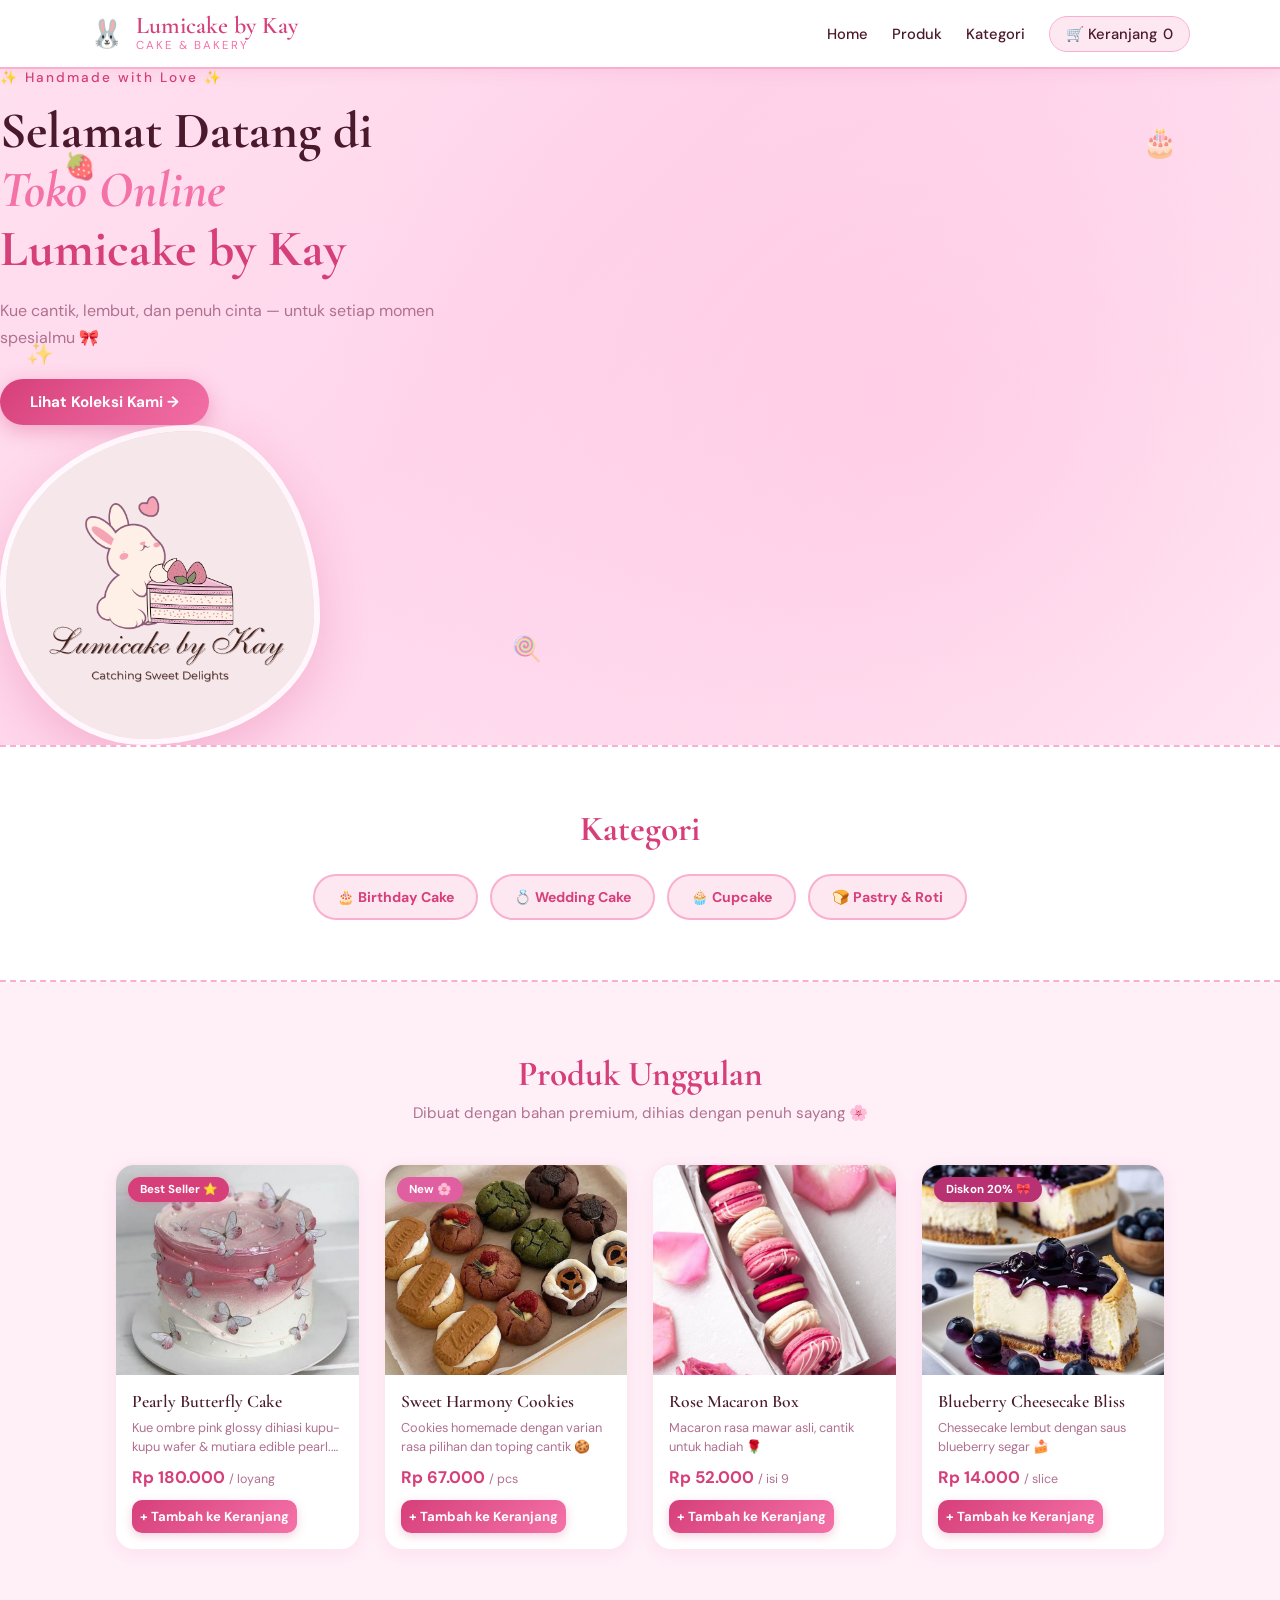
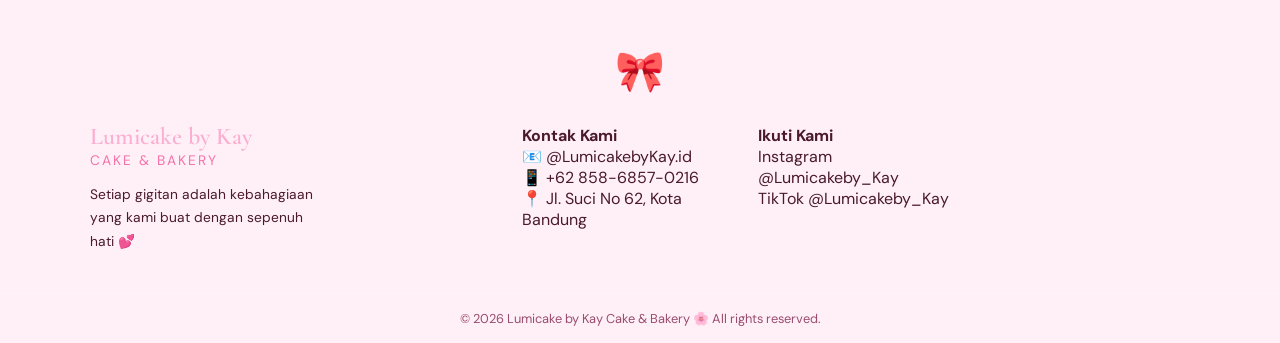
<file: index (2).html>
<!DOCTYPE html>
<html lang="id">
<head>
  <meta charset="UTF-8" />
  <meta name="viewport" content="width=device-width, initial-scale=1.0" />
  <title>Lumicake by Kay — Cake & Bakery</title>
  <link rel="stylesheet" href="style.css" />
  <link href="https://fonts.googleapis.com/css2?family=Cormorant+Garamond:ital,wght@0,400;0,600;1,400&family=DM+Sans:wght@300;400;500;700&display=swap" rel="stylesheet" />
</head>
<body>

  <header id="header">
    <div class="container header-inner">
      <div class="logo">
        <span class="logo-icon">🐰</span>
        <div>
          <span class="logo-text">Lumicake by Kay</span>
          <span class="logo-tagline">Cake & Bakery</span>
        </div>
      </div>
      <nav>
        <ul class="nav-list">
          <li><a href="#home">Home</a></li>
          <li><a href="#produk">Produk</a></li>
          <li><a href="#kategori">Kategori</a></li>
          <li><a href="#keranjang" class="nav-cart">🛒 Keranjang <span id="cart-count">0</span></a></li>
        </ul>
      </nav>
    </div>
  </header>

  <main>

    <section id="home" class="hero">
      <div class="hero-deco deco-1">🍓</div>
      <div class="hero-deco deco-2">🌸</div>
      <div class="hero-deco deco-3">🎂</div>
      <div class="hero-deco deco-4">🍭</div>
      <div class="hero-deco deco-5">✨</div>
      <div class="hero-content">
        <p class="hero-sub">✨ Handmade with Love ✨</p>
        <h1>Selamat Datang di<br /><em>Toko Online</em><br /><span>Lumicake by Kay</span></h1>
        <p class="hero-desc">Kue cantik, lembut, dan penuh cinta — untuk setiap momen spesialmu 🎀</p>
        <a href="#produk" class="btn-hero">Lihat Koleksi Kami →</a>
      </div>
      <div class="hero-img-wrap">
        <div class="hero-img-blob">
          <img src="lumicake.png" alt="Kue cantik dari Amethyst Kay" />
        </div>
      </div>
    </section>

    <section id="kategori" class="kategori-section">
      <div class="container">
        <h2 class="section-title">Kategori</h2>
        <div class="kategori-grid">
          <div class="kategori-card">🎂 Birthday Cake</div>
          <div class="kategori-card">💍 Wedding Cake</div>
          <div class="kategori-card">🧁 Cupcake</div>
          <div class="kategori-card">🍞 Pastry & Roti</div>
        </div>
      </div>
    </section>

    <section id="produk" class="produk-section">
      <div class="container">
        <h2 class="section-title">Produk Unggulan</h2>
        <p class="section-sub">Dibuat dengan bahan premium, dihias dengan penuh sayang 🌸</p>
        <div class="produk-grid">

          <article class="produk-card">
            <div class="produk-img">
              <img src="pearly butterfly.webp" alt="dream Cake lapis pink dengan hiasan kupu kupu" />
              <span class="badge">Best Seller ⭐</span>
            </div>
            <div class="produk-info">
              <h3>Pearly Butterfly Cake</h3>
              <p class="produk-desc">Kue ombre pink glossy dihiasi kupu-kupu wafer & mutiara edible pearl. Cantik, elegan, dan cocok untuk momen spesialmu 🦋</p>
              <p class="produk-harga">Rp 180.000 <span>/ loyang</span></p>
              <button class="btn-cart" onclick="tambahKeranjang(this)">+ Tambah ke Keranjang</button>
            </div>
          </article>

          <article class="produk-card">
            <div class="produk-img">
              <img src="sweet harmony cookies.webp" alt="sweet cookies" />
              <span class="badge new">New 🌸</span>
            </div>
            <div class="produk-info">
              <h3>Sweet Harmony Cookies</h3>
              <p class="produk-desc">Cookies homemade dengan varian rasa pilihan dan toping cantik 🍪</p>
              <p class="produk-harga">Rp 67.000 <span>/ pcs</span></p>
              <button class="btn-cart" onclick="tambahKeranjang(this)">+ Tambah ke Keranjang</button>
            </div>
          </article>

          <article class="produk-card">
            <div class="produk-img">
              <img src="rose macaron box.jpg" alt="Rose Macaron cantik berwarna pink pastel" />
            </div>
            <div class="produk-info">
              <h3>Rose Macaron Box</h3>
              <p class="produk-desc">Macaron rasa mawar asli, cantik untuk hadiah 🌹</p>
              <p class="produk-harga">Rp 52.000 <span>/ isi 9</span></p>
              <button class="btn-cart" onclick="tambahKeranjang(this)">+ Tambah ke Keranjang</button>
            </div>
          </article>

          <article class="produk-card">
            <div class="produk-img">
              <img src="blueberry cheesecake.jpg" alt="Sakura Chiffon Cake lembut berwarna pink muda" />
              <span class="badge sale">Diskon 20% 🎀</span>
            </div>
            <div class="produk-info">
              <h3>Blueberry Cheesecake Bliss</h3>
              <p class="produk-desc">Chessecake lembut dengan saus blueberry segar 🍰</p>
              <p class="produk-harga">Rp 14.000 <span>/ slice</span></p>
              <button class="btn-cart" onclick="tambahKeranjang(this)">+ Tambah ke Keranjang</button>
            </div>
          </article>

        </div>
      </div>
    </section>

    <div id="notif" class="notif hidden">🎀 Produk ditambahkan ke keranjang!</div>

  </main>

  <footer id="keranjang">
    <div class="footer-top"><div class="footer-bow">🎀</div></div>
    <div class="container footer-inner">
      <div class="footer-brand">
        <span class="logo-text">Lumicake by Kay</span>
        <p class="logo-tagline" style="margin-bottom:10px">Cake & Bakery</p>
        <p>Setiap gigitan adalah kebahagiaan yang kami buat dengan sepenuh hati 💕</p>
      </div>
      <div class="footer-kontak">
        <h4>Kontak Kami</h4>
        <p>📧 @LumicakebyKay.id</p>
        <p>📱 +62 858-6857-0216</p>
        <p>📍 Jl. Suci No 62, Kota Bandung</p>
      </div>
      <div class="footer-sosmed">
        <h4>Ikuti Kami</h4>
        <p><a href="#">Instagram @Lumicakeby_Kay</a></p>
        <p><a href="#">TikTok @Lumicakeby_Kay
      </div>
    </div>
    <div class="footer-copy">&copy; 2026 Lumicake by Kay Cake & Bakery 🌸 All rights reserved.</div>
  </footer>

  <script>
    let cartCount = 0;
    function tambahKeranjang(btn) {
      cartCount++;
      document.getElementById('cart-count').textContent = cartCount;
      const notif = document.getElementById('notif');
      notif.classList.remove('hidden');
      clearTimeout(window._notifTimer);
      window._notifTimer = setTimeout(() => notif.classList.add('hidden'), 2200);
    }
  </script>

</body>
</html>
</file>
<file: style.css>
/* ============================================================
   css/style.css — Lumicake by Kay 🌸
   Base design oleh Kayla Adelia Putri
   Extended dengan fitur e-commerce lengkap
   ============================================================ */

/* === VARIABLES === */
:root {
  --pink-deep:   #d63f7a;
  --pink-mid:    #f472a8;
  --pink-light:  #fbafd0;
  --pink-pastel: #fde8f2;
  --pink-pale:   #fff0f8;
  --white:       #ffffff;
  --brown:       #4a1a2c;
  --gray:        #b07090;
  --gray-light:  #f8f0f4;
  --gray-border: #edd5e5;
  --green:       #7cb48f;
  --orange:      #e07b5a;
  --shadow-sm:   0 2px 16px rgba(214,63,122,.10);
  --shadow-md:   0 8px 30px rgba(214,63,122,.18);
  --shadow-lg:   0 16px 50px rgba(214,63,122,.24);
  --radius:      20px;
  --radius-sm:   12px;
  --transition:  .25s cubic-bezier(.4,0,.2,1);
}

/* === RESET & BASE === */
*, *::before, *::after { box-sizing: border-box; margin: 0; padding: 0; }

html { scroll-behavior: smooth; }

body {
  font-family: 'DM Sans', sans-serif;
  background: var(--pink-pale);
  color: var(--brown);
  overflow-x: hidden;
}

.container { max-width: 1100px; margin: 0 auto; padding: 0 24px; }
.hidden { display: none !important; }
img { display: block; max-width: 100%; height: auto; }
a { color: inherit; text-decoration: none; }
button { cursor: pointer; font-family: inherit; border: none; background: none; }

/* === HEADER === */
#header {
  background: var(--white);
  border-bottom: 2px solid var(--pink-light);
  position: sticky; top: 0; z-index: 500;
  box-shadow: var(--shadow-sm);
  transition: box-shadow var(--transition);
}
#header.scrolled { box-shadow: var(--shadow-md); }

.header-inner {
  display: flex; align-items: center; justify-content: space-between;
  padding: 14px 0;
}

.logo { display: flex; align-items: center; gap: 12px; }
.logo-icon { font-size: 1.7rem; animation: wiggle 2.5s infinite; display: inline-block; }
.logo-text {
  font-family: 'Cormorant Garamond', serif;
  font-size: 1.5rem; font-weight: 600;
  color: var(--pink-deep); display: block; line-height: 1;
}
.logo-tagline {
  font-size: .72rem; color: var(--pink-mid);
  letter-spacing: 2px; text-transform: uppercase; display: block;
}

.nav-list { list-style: none; display: flex; align-items: center; gap: 24px; }
.nav-list a {
  color: var(--brown); font-size: .92rem; font-weight: 500;
  transition: color var(--transition); position: relative;
}
.nav-list a::after {
  content: ''; position: absolute; bottom: -3px; left: 0; right: 0;
  height: 2px; background: var(--pink-mid); transform: scaleX(0);
  transition: transform var(--transition); border-radius: 2px;
}
.nav-list a:hover { color: var(--pink-deep); }
.nav-list a:hover::after { transform: scaleX(1); }

.nav-cart {
  display: flex; align-items: center; gap: 6px;
  background: var(--pink-pastel); padding: 7px 16px;
  border-radius: 30px; color: var(--pink-deep);
  border: 1.5px solid var(--pink-light);
  font-size: .9rem; font-weight: 600;
  transition: background var(--transition), color var(--transition);
}
.nav-cart:hover { background: var(--pink-deep); color: var(--white); }

.cart-badge {
  background: var(--pink-deep); color: var(--white);
  border-radius: 50%; width: 22px; height: 22px;
  display: inline-flex; align-items: center; justify-content: center;
  font-size: .75rem; font-weight: 700; transition: background var(--transition);
}
.nav-cart:hover .cart-badge { background: var(--white); color: var(--pink-deep); }

.nav-toggle { display: none; font-size: 1.5rem; color: var(--pink-deep); padding: .3rem; }

/* === HERO === */
.hero {
  min-height: 560px;
  background: linear-gradient(135deg, #ffe0ef 0%, #ffd6ec 40%, #ffe8f4 100%);
  position: relative; overflow: hidden;
}
.hero::before {
  content: '';
  position: absolute; inset: 0;
  background: radial-gradient(circle at 70% 50%, rgba(255,182,218,.4) 0%, transparent 60%);
  pointer-events: none;
}

.hero-container {
  display: flex; align-items: center; justify-content: space-between;
  gap: 3rem; padding: 70px 0 60px; position: relative;
}

/* floating decos */
.hero-deco {
  position: absolute; font-size: 2rem;
  animation: floatDeco 4s ease-in-out infinite;
  user-select: none; pointer-events: none; opacity: .6;
}
.deco-1 { top: 12%; left: 5%;  animation-delay: 0s;    font-size: 1.6rem; }
.deco-2 { top: 70%; left: 10%; animation-delay: .8s;   font-size: 2.2rem; }
.deco-3 { top: 8%;  right: 8%; animation-delay: 1.2s;  font-size: 1.8rem; }
.deco-4 { bottom: 12%; left: 40%; animation-delay: .4s; font-size: 1.5rem; }
.deco-5 { top: 40%; left: 2%;  animation-delay: 1.8s;  font-size: 1.4rem; }

.hero-content { flex: 1; max-width: 500px; animation: fadeInLeft .8s ease both; }

.hero-sub {
  font-size: .85rem; color: var(--pink-deep);
  letter-spacing: 2px; margin-bottom: 16px; font-weight: 500;
}
.hero-content h1 {
  font-family: 'Cormorant Garamond', serif;
  font-size: clamp(2.2rem, 4.5vw, 3.2rem); line-height: 1.15;
  color: var(--brown); margin-bottom: 18px;
}
.hero-content h1 em { color: var(--pink-mid); font-style: italic; }
.hero-content h1 span { color: var(--pink-deep); }
.hero-desc { color: var(--gray); font-size: 1rem; line-height: 1.7; margin-bottom: 28px; }

.hero-cta { display: flex; gap: 1rem; flex-wrap: wrap; margin-bottom: 2.5rem; }

.btn-hero {
  display: inline-block;
  background: linear-gradient(135deg, var(--pink-deep), var(--pink-mid));
  color: var(--white); padding: 13px 30px; border-radius: 50px;
  font-weight: 700; font-size: .95rem;
  box-shadow: 0 6px 20px rgba(214,63,122,.35);
  transition: transform var(--transition), box-shadow var(--transition);
}
.btn-hero:hover { transform: translateY(-3px); box-shadow: 0 10px 28px rgba(214,63,122,.45); }

.btn-hero-outline {
  display: inline-block;
  border: 2px solid var(--pink-deep); color: var(--pink-deep);
  padding: 11px 26px; border-radius: 50px;
  font-weight: 600; font-size: .95rem;
  transition: all var(--transition);
}
.btn-hero-outline:hover { background: var(--pink-deep); color: var(--white); }

.hero-stats { display: flex; gap: 2rem; }
.stat span {
  font-family: 'Cormorant Garamond', serif;
  font-size: 1.8rem; color: var(--pink-deep); font-weight: 600; display: block;
}
.stat p { font-size: .75rem; color: var(--gray); }

.hero-img-wrap { flex-shrink: 0; animation: fadeInRight .8s ease .2s both; }
.hero-img-blob {
  width: 320px; height: 320px;
  border-radius: 60% 40% 55% 45% / 50% 60% 40% 50%;
  overflow: hidden;
  border: 6px solid rgba(255,255,255,.8);
  box-shadow: var(--shadow-lg);
  animation: blobMorph 6s ease-in-out infinite;
}
.hero-img-blob img { width: 100%; height: 100%; object-fit: cover; }

/* === SECTION TITLES === */
.section-title {
  font-family: 'Cormorant Garamond', serif;
  font-size: clamp(1.7rem, 3.5vw, 2.2rem); color: var(--pink-deep);
  text-align: center; margin-bottom: 8px;
}
.section-sub { text-align: center; color: var(--gray); margin-bottom: 40px; font-size: .95rem; }

/* === KATEGORI === */
.kategori-section {
  background: var(--white); padding: 60px 0;
  border-top: 2px dashed var(--pink-light);
  border-bottom: 2px dashed var(--pink-light);
}
.kategori-grid {
  display: flex; gap: 12px; flex-wrap: wrap;
  justify-content: center; margin-top: 24px;
}
.kategori-card {
  background: var(--pink-pastel);
  border: 2px solid var(--pink-light);
  color: var(--pink-deep); text-align: center;
  padding: 12px 22px; border-radius: 50px;
  font-weight: 700; font-size: .88rem; white-space: nowrap;
  cursor: pointer; transition: background var(--transition), transform var(--transition), box-shadow var(--transition);
}
.kategori-card:hover, .kategori-card.active {
  background: var(--pink-deep); color: var(--white);
  border-color: var(--pink-deep);
  transform: translateY(-3px);
  box-shadow: 0 6px 18px rgba(214,63,122,.3);
}

/* === PRODUK SECTION === */
.produk-section { padding: 70px 0; }

/* --- Filter Bar --- */
.filter-bar {
  display: flex; gap: 1rem; align-items: center; flex-wrap: wrap;
  background: var(--white); padding: 1.2rem 1.5rem;
  border-radius: var(--radius); border: 2px solid var(--pink-pastel);
  box-shadow: var(--shadow-sm); margin-bottom: 2.5rem;
}

.search-wrap {
  display: flex; align-items: center; gap: .5rem;
  background: var(--pink-pale); border-radius: 50px;
  padding: .5rem 1.1rem; flex: 1; min-width: 180px;
  border: 1.5px solid var(--pink-pastel);
  transition: border-color var(--transition);
}
.search-wrap:focus-within { border-color: var(--pink-mid); }
.search-icon { font-size: .95rem; }
.search-wrap input {
  border: none; background: none; outline: none; width: 100%;
  font-family: inherit; font-size: .9rem; color: var(--brown);
}
.search-wrap input::placeholder { color: var(--gray); }

.filter-sort { display: flex; align-items: center; gap: .5rem; font-size: .85rem; color: var(--brown); }
.filter-sort select {
  border: 1.5px solid var(--gray-border); border-radius: 10px;
  padding: .45rem .75rem; font-family: inherit; font-size: .85rem;
  color: var(--brown); background: var(--white); outline: none;
  cursor: pointer; transition: border-color var(--transition);
}
.filter-sort select:focus { border-color: var(--pink-mid); }

.filter-harga {
  display: flex; flex-direction: column; gap: .3rem;
  font-size: .82rem; color: var(--brown); min-width: 170px;
}
.filter-harga input[type=range] { accent-color: var(--pink-deep); cursor: pointer; width: 100%; }

/* --- Produk Grid --- */
.produk-grid {
  display: grid;
  grid-template-columns: repeat(auto-fill, minmax(240px, 1fr));
  gap: 22px;
}

.produk-card {
  background: var(--white);
  border: 2px solid var(--pink-pastel);
  border-radius: var(--radius); overflow: hidden;
  box-shadow: 0 4px 18px rgba(214,63,122,.08);
  transition: transform var(--transition), box-shadow var(--transition), border-color var(--transition);
}
.produk-card:hover {
  transform: translateY(-6px);
  box-shadow: var(--shadow-md);
  border-color: var(--pink-light);
}

.produk-img {
  position: relative; overflow: hidden; height: 210px;
  cursor: pointer; background: var(--pink-pastel);
}
.produk-img img {
  width: 100%; height: 100%; object-fit: cover;
  transition: transform .4s ease;
}
.produk-card:hover .produk-img img { transform: scale(1.06); }

.badge {
  position: absolute; top: 12px; left: 12px;
  background: var(--pink-deep); color: var(--white);
  font-size: .72rem; font-weight: 700;
  padding: 5px 12px; border-radius: 20px;
  box-shadow: 0 2px 8px rgba(214,63,122,.3);
}
.badge.new  { background: #e05fa0; }
.badge.sale { background: #b83273; }

.produk-info { padding: 16px; }
.produk-kategori {
  font-size: .7rem; color: var(--pink-mid);
  text-transform: uppercase; letter-spacing: .07em; margin-bottom: .3rem;
}
.produk-info h3 {
  font-family: 'Cormorant Garamond', serif;
  font-size: 1.1rem; font-weight: 600;
  color: var(--brown); margin-bottom: 6px; cursor: pointer;
  transition: color var(--transition);
}
.produk-info h3:hover { color: var(--pink-deep); }
.produk-desc {
  font-size: .8rem; color: var(--gray); margin-bottom: 10px;
  line-height: 1.5;
  display: -webkit-box; -webkit-line-clamp: 2; -webkit-box-orient: vertical; overflow: hidden;
}
.produk-harga {
  font-size: 1.05rem; font-weight: 700; color: var(--pink-deep); margin-bottom: 12px;
}
.produk-harga span { font-size: .78rem; color: var(--gray); font-weight: 400; }

.produk-actions { display: flex; gap: .6rem; }
.btn-detail {
  flex: 1; padding: .5rem; border-radius: 10px;
  border: 1.5px solid var(--pink-light); color: var(--pink-deep);
  font-size: .8rem; font-weight: 600;
  transition: background var(--transition);
}
.btn-detail:hover { background: var(--pink-pastel); }
.btn-cart {
  flex: 1.5; padding: .5rem;
  background: linear-gradient(135deg, var(--pink-deep), var(--pink-mid));
  color: var(--white); border-radius: 10px;
  font-size: .82rem; font-weight: 700;
  box-shadow: 0 3px 10px rgba(214,63,122,.25);
  transition: opacity var(--transition), transform var(--transition);
}
.btn-cart:hover { opacity: .88; transform: scale(.98); }

.no-produk { text-align: center; color: var(--gray); margin-top: 2rem; font-size: .95rem; }

/* === TENTANG / VALUE PROP === */
.tentang-section {
  padding: 70px 0;
  background: linear-gradient(135deg, #fff0f8, var(--pink-pastel));
  border-top: 2px dashed var(--pink-light);
}
.tentang-grid {
  display: grid; grid-template-columns: repeat(auto-fit, minmax(210px, 1fr));
  gap: 1.4rem;
}
.tentang-card {
  background: var(--white); border-radius: var(--radius);
  padding: 2rem 1.4rem; text-align: center;
  border: 2px solid var(--pink-pastel);
  box-shadow: 0 4px 16px rgba(214,63,122,.07);
  transition: transform var(--transition), box-shadow var(--transition);
}
.tentang-card:hover { transform: translateY(-4px); box-shadow: var(--shadow-md); }
.tentang-card span { font-size: 2.2rem; display: block; margin-bottom: .7rem; }
.tentang-card h3 {
  font-family: 'Cormorant Garamond', serif;
  font-size: 1.1rem; color: var(--pink-deep); margin-bottom: .5rem;
}
.tentang-card p { font-size: .82rem; color: var(--gray); line-height: 1.6; }

/* === NOTIFIKASI TOAST === */
.notif {
  position: fixed; bottom: 28px; left: 50%; transform: translateX(-50%);
  background: linear-gradient(135deg, var(--pink-deep), var(--pink-mid));
  color: var(--white); padding: 13px 26px;
  border-radius: 50px; font-weight: 700; font-size: .88rem;
  box-shadow: var(--shadow-md); z-index: 9999;
  white-space: nowrap; animation: slideUp .3s ease;
}
.notif.hidden { display: none !important; }

/* === MODAL DETAIL PRODUK === */
.modal-overlay {
  position: fixed; inset: 0;
  background: rgba(74,26,44,.55);
  z-index: 800; display: flex; align-items: center; justify-content: center;
  padding: 1rem; backdrop-filter: blur(5px);
}

.modal-box {
  background: var(--white); border-radius: var(--radius);
  display: flex; overflow: hidden;
  max-width: 780px; width: 100%; max-height: 90vh;
  box-shadow: var(--shadow-lg); position: relative;
  animation: fadeInUp .3s ease;
}

.modal-close {
  position: absolute; top: 12px; right: 12px; z-index: 10;
  width: 32px; height: 32px; border-radius: 50%;
  background: var(--pink-pastel); color: var(--brown);
  font-size: 1.3rem; display: flex; align-items: center; justify-content: center;
  transition: background var(--transition);
}
.modal-close:hover { background: var(--pink-light); }

.modal-img {
  flex: 1; min-height: 320px; position: relative; background: var(--pink-pastel);
  overflow: hidden;
}
.modal-img img { width: 100%; height: 100%; object-fit: cover; }
.modal-img .badge { top: 14px; left: 14px; }

.modal-info {
  flex: 1; padding: 2.2rem 1.8rem;
  display: flex; flex-direction: column; gap: .6rem;
  overflow-y: auto;
}
.modal-kategori { font-size: .72rem; color: var(--pink-mid); text-transform: uppercase; letter-spacing: .08em; }
.modal-info h2 {
  font-family: 'Cormorant Garamond', serif;
  font-size: 1.65rem; color: var(--brown);
}
.modal-desc { font-size: .85rem; color: var(--gray); line-height: 1.65; }
.modal-harga { font-size: 1.4rem; font-weight: 700; color: var(--pink-deep); }

.modal-qty {
  display: flex; align-items: center; gap: .8rem; margin-top: .3rem;
}
.modal-qty button {
  width: 34px; height: 34px; border-radius: 50%;
  background: var(--pink-pastel); color: var(--pink-deep);
  font-size: 1.2rem; font-weight: 700; transition: background var(--transition);
  display: flex; align-items: center; justify-content: center;
}
.modal-qty button:hover { background: var(--pink-light); }
.modal-qty span { font-size: 1.1rem; font-weight: 700; color: var(--brown); min-width: 24px; text-align: center; }

.btn-cart-modal {
  margin-top: auto; padding: .9rem 1.5rem; border-radius: 50px;
  background: linear-gradient(135deg, var(--pink-deep), var(--pink-mid));
  color: var(--white); font-weight: 700; font-size: .95rem;
  box-shadow: 0 4px 16px rgba(214,63,122,.35);
  transition: opacity var(--transition), transform var(--transition);
}
.btn-cart-modal:hover { opacity: .88; transform: translateY(-2px); }

/* === CART SIDEBAR === */
.cart-overlay {
  position: fixed; inset: 0;
  background: rgba(74,26,44,.4);
  z-index: 850; backdrop-filter: blur(2px);
}

.cart-sidebar {
  position: fixed; top: 0; right: 0; bottom: 0;
  width: min(390px, 100vw); background: var(--white);
  z-index: 900; display: flex; flex-direction: column;
  box-shadow: var(--shadow-lg);
  animation: slideFromRight .3s ease;
}

.cart-header {
  display: flex; align-items: center; justify-content: space-between;
  padding: 1.2rem 1.4rem; border-bottom: 2px solid var(--pink-pastel);
  background: var(--pink-pale);
}
.cart-header h2 {
  font-family: 'Cormorant Garamond', serif;
  font-size: 1.25rem; color: var(--brown);
}
.cart-header button { font-size: 1.5rem; color: var(--gray); transition: color var(--transition); }
.cart-header button:hover { color: var(--pink-deep); }

.cart-items { flex: 1; overflow-y: auto; padding: 1.2rem 1.4rem; display: flex; flex-direction: column; gap: 1rem; }
.cart-empty { text-align: center; color: var(--gray); font-size: .88rem; line-height: 1.8; margin-top: 2rem; }

.cart-item {
  display: flex; gap: .8rem; align-items: flex-start;
  padding-bottom: 1rem; border-bottom: 1px solid var(--pink-pale);
}
.cart-item img {
  width: 62px; height: 62px; border-radius: var(--radius-sm);
  object-fit: cover; flex-shrink: 0; border: 2px solid var(--pink-pastel);
}
.cart-item-info { flex: 1; }
.cart-item-nama { font-size: .86rem; font-weight: 700; color: var(--brown); margin-bottom: .2rem; }
.cart-item-harga { font-size: .76rem; color: var(--gray); margin-bottom: .45rem; }
.cart-item-qty { display: flex; align-items: center; gap: .4rem; }
.cart-item-qty button {
  width: 26px; height: 26px; border-radius: 50%;
  background: var(--pink-pastel); color: var(--pink-deep);
  font-size: 1rem; display: flex; align-items: center; justify-content: center;
  transition: background var(--transition);
}
.cart-item-qty button:hover { background: var(--pink-light); }
.cart-item-qty span { font-size: .85rem; font-weight: 700; min-width: 20px; text-align: center; }
.btn-hapus { font-size: .88rem; color: #c0392b; padding: 0 .2rem; transition: opacity var(--transition); }
.btn-hapus:hover { opacity: .7; }
.cart-item-total { font-size: .88rem; font-weight: 700; color: var(--pink-deep); flex-shrink: 0; }

.cart-footer {
  padding: 1.2rem 1.4rem;
  border-top: 2px solid var(--pink-pastel);
  background: var(--pink-pale);
}
.cart-summary { margin-bottom: 1rem; display: flex; flex-direction: column; gap: .4rem; }
.summary-row { display: flex; justify-content: space-between; font-size: .86rem; color: var(--gray); }
.summary-row.total {
  font-weight: 700; font-size: 1rem; color: var(--brown);
  padding-top: .4rem; border-top: 1.5px solid var(--gray-border); margin-top: .3rem;
}

.btn-checkout {
  width: 100%; padding: .9rem; border-radius: 50px;
  background: linear-gradient(135deg, var(--pink-deep), var(--pink-mid));
  color: var(--white); font-weight: 700; font-size: .93rem;
  margin-bottom: .6rem;
  box-shadow: 0 4px 16px rgba(214,63,122,.3);
  transition: opacity var(--transition), transform var(--transition);
}
.btn-checkout:hover { opacity: .88; transform: translateY(-1px); }

.btn-clear {
  width: 100%; padding: .55rem; border-radius: 50px;
  border: 1.5px solid var(--gray-border); color: var(--gray);
  font-size: .8rem; transition: all var(--transition);
}
.btn-clear:hover { border-color: #c0392b; color: #c0392b; }

/* === CHECKOUT PAGE === */
.checkout-section {
  padding: 4rem 0 5rem; min-height: 80vh; background: var(--pink-pale);
}

.btn-back {
  display: inline-flex; align-items: center; gap: .4rem;
  color: var(--pink-deep); font-size: .88rem; font-weight: 600;
  margin-bottom: 1.5rem; transition: gap var(--transition);
}
.btn-back:hover { gap: .7rem; }

.checkout-grid {
  display: grid; grid-template-columns: 1fr 360px;
  gap: 2rem; align-items: start;
}

.checkout-form, .order-summary {
  background: var(--white); border-radius: var(--radius);
  padding: 2rem; border: 2px solid var(--pink-pastel);
  box-shadow: 0 4px 18px rgba(214,63,122,.07);
}
.checkout-form h3, .order-summary h3 {
  font-family: 'Cormorant Garamond', serif;
  font-size: 1.2rem; color: var(--pink-deep); margin-bottom: 1.3rem;
  padding-bottom: .7rem; border-bottom: 2px dashed var(--pink-pastel);
}

.form-group { margin-bottom: 1.1rem; }
.form-group label { display: block; font-size: .83rem; font-weight: 600; color: var(--brown); margin-bottom: .4rem; }
.form-group input, .form-group textarea {
  width: 100%; padding: .7rem 1rem;
  border: 1.5px solid var(--gray-border); border-radius: var(--radius-sm);
  font-family: inherit; font-size: .88rem; color: var(--brown);
  background: var(--white); outline: none; resize: vertical;
  transition: border-color var(--transition);
}
.form-group input:focus, .form-group textarea:focus { border-color: var(--pink-mid); }
.form-error { display: none; color: #c0392b; font-size: .76rem; margin-top: .3rem; }

.payment-options { display: flex; flex-direction: column; gap: .7rem; margin-top: .5rem; }
.payment-card {
  display: flex; align-items: center; gap: 1rem;
  border: 1.5px solid var(--gray-border); border-radius: var(--radius-sm);
  padding: .85rem 1.1rem; cursor: pointer;
  transition: border-color var(--transition), background var(--transition);
}
.payment-card:has(input:checked) { border-color: var(--pink-deep); background: var(--pink-pale); }
.payment-card input[type=radio] { accent-color: var(--pink-deep); }
.payment-info strong { display: block; font-size: .88rem; color: var(--brown); margin-bottom: .1rem; }
.payment-info p { font-size: .76rem; color: var(--gray); }

.checkout-item {
  display: flex; gap: .8rem; align-items: center;
  padding: .7rem 0; border-bottom: 1px solid var(--pink-pale); font-size: .83rem;
}
.checkout-item img { width: 48px; height: 48px; border-radius: 8px; object-fit: cover; flex-shrink: 0; }
.checkout-item div { flex: 1; }
.checkout-item div p:first-child { font-weight: 700; color: var(--brown); margin-bottom: .15rem; }
.checkout-item div p:last-child { color: var(--gray); }
.checkout-item > p { font-weight: 700; color: var(--pink-deep); flex-shrink: 0; }

.checkout-totals { margin: 1.1rem 0; display: flex; flex-direction: column; gap: .4rem; }

.btn-pay {
  width: 100%; padding: 1rem; border-radius: 50px;
  background: linear-gradient(135deg, var(--pink-deep), var(--pink-mid));
  color: var(--white); font-weight: 700; font-size: 1rem;
  margin-top: .5rem;
  box-shadow: 0 6px 20px rgba(214,63,122,.4);
  transition: opacity var(--transition), transform var(--transition);
}
.btn-pay:hover { opacity: .88; transform: translateY(-2px); }

.secure-note { text-align: center; font-size: .76rem; color: var(--gray); margin-top: .8rem; }

/* === SUCCESS MODAL === */
.success-box {
  flex-direction: column; align-items: center; text-align: center;
  padding: 3rem 2rem; max-width: 400px;
}
.success-icon { font-size: 4rem; margin-bottom: 1rem; animation: bounce .6s ease; }
.success-box h2 { font-family: 'Cormorant Garamond', serif; font-size: 1.8rem; color: var(--brown); margin-bottom: .8rem; }
.success-box p { font-size: .88rem; color: var(--gray); margin-bottom: .4rem; line-height: 1.6; }
.order-id { font-weight: 700; color: var(--pink-deep); font-size: 1rem; margin: .5rem 0 1.5rem; }

/* === FOOTER === */
#footer { background: #3d1226; color: #f5b8d5; }
.footer-top { text-align: center; padding: 24px 0 0; }
.footer-bow { font-size: 2.5rem; animation: wiggle 2.5s infinite; display: inline-block; }

.footer-inner {
  display: grid; grid-template-columns: 2fr 1fr 1fr 1fr;
  gap: 2.5rem; padding: 28px 0 40px;
}
.footer-brand .logo-text { color: var(--pink-light); }
.footer-brand .logo-tagline { color: var(--pink-mid); margin-bottom: 10px; }
.footer-brand p { font-size: .86rem; line-height: 1.7; max-width: 240px; }

#footer h4 {
  color: var(--pink-light); font-family: 'Cormorant Garamond', serif;
  font-size: 1.1rem; margin-bottom: 12px;
}
#footer p { margin-bottom: 7px; font-size: .84rem; opacity: .88; }
#footer a { color: #f5b8d5; transition: color var(--transition); }
#footer a:hover { color: var(--pink-light); }

.footer-copy {
  text-align: center; border-top: 1px solid rgba(255,255,255,.1);
  padding: 16px; font-size: .8rem; color: #9a4d6e;
}

/* === ANIMASI === */
@keyframes wiggle {
  0%,100% { transform: rotate(-8deg); }
  50%      { transform: rotate(8deg); }
}
@keyframes floatDeco {
  0%,100% { transform: translateY(0) rotate(-5deg); }
  50%      { transform: translateY(-14px) rotate(5deg); }
}
@keyframes blobMorph {
  0%,100% { border-radius: 60% 40% 55% 45% / 50% 60% 40% 50%; }
  33%      { border-radius: 45% 55% 40% 60% / 60% 40% 55% 45%; }
  66%      { border-radius: 55% 45% 60% 40% / 40% 55% 45% 60%; }
}
@keyframes fadeInLeft  { from { opacity:0; transform: translateX(-30px); } to { opacity:1; transform: none; } }
@keyframes fadeInRight { from { opacity:0; transform: translateX(30px);  } to { opacity:1; transform: none; } }
@keyframes fadeInUp    { from { opacity:0; transform: translateY(20px);  } to { opacity:1; transform: none; } }
@keyframes slideUp     { from { opacity:0; transform: translate(-50%,20px); } to { opacity:1; transform: translate(-50%,0); } }
@keyframes slideFromRight { from { transform: translateX(100%); } to { transform: none; } }
@keyframes bounce      { 0%,100% { transform: translateY(0); } 40% { transform: translateY(-16px); } 60% { transform: translateY(-8px); } }

/* === RESPONSIVE === */
@media (max-width: 1000px) {
  .checkout-grid { grid-template-columns: 1fr; }
  .footer-inner { grid-template-columns: 1fr 1fr; }
}
@media (max-width: 900px) {
  .hero-container { flex-direction: column; text-align: center; padding: 50px 0 40px; }
  .hero-content { max-width: 100%; order: 2; }
  .hero-img-wrap { order: 1; }
  .hero-img-blob { width: 250px; height: 250px; }
  .hero-stats { justify-content: center; }
  .hero-cta { justify-content: center; }
  .modal-box { flex-direction: column; max-height: 88vh; overflow-y: auto; }
  .modal-img { min-height: 200px; }
}
@media (max-width: 640px) {
  .nav-list {
    display: none; flex-direction: column;
    position: absolute; top: 64px; left: 0; right: 0;
    background: var(--white); padding: 1rem 1.5rem; gap: .7rem;
    border-bottom: 2px solid var(--pink-pastel); z-index: 490;
  }
  .nav-list.open { display: flex; }
  .nav-toggle { display: block; }
  #mainNav { position: relative; }
  .footer-inner { grid-template-columns: 1fr; gap: 1.4rem; }
  .filter-bar { flex-direction: column; align-items: stretch; }
  .hero-img-blob { width: 200px; height: 200px; }
  .hero-content h1 { font-size: 2rem; }
  .modal-info { padding: 1.3rem; }
  .hero { padding: 0; }
}
@media (prefers-reduced-motion: reduce) {
  *, *::before, *::after { animation-duration: .01ms !important; transition-duration: .01ms !important; }
}
</file>
